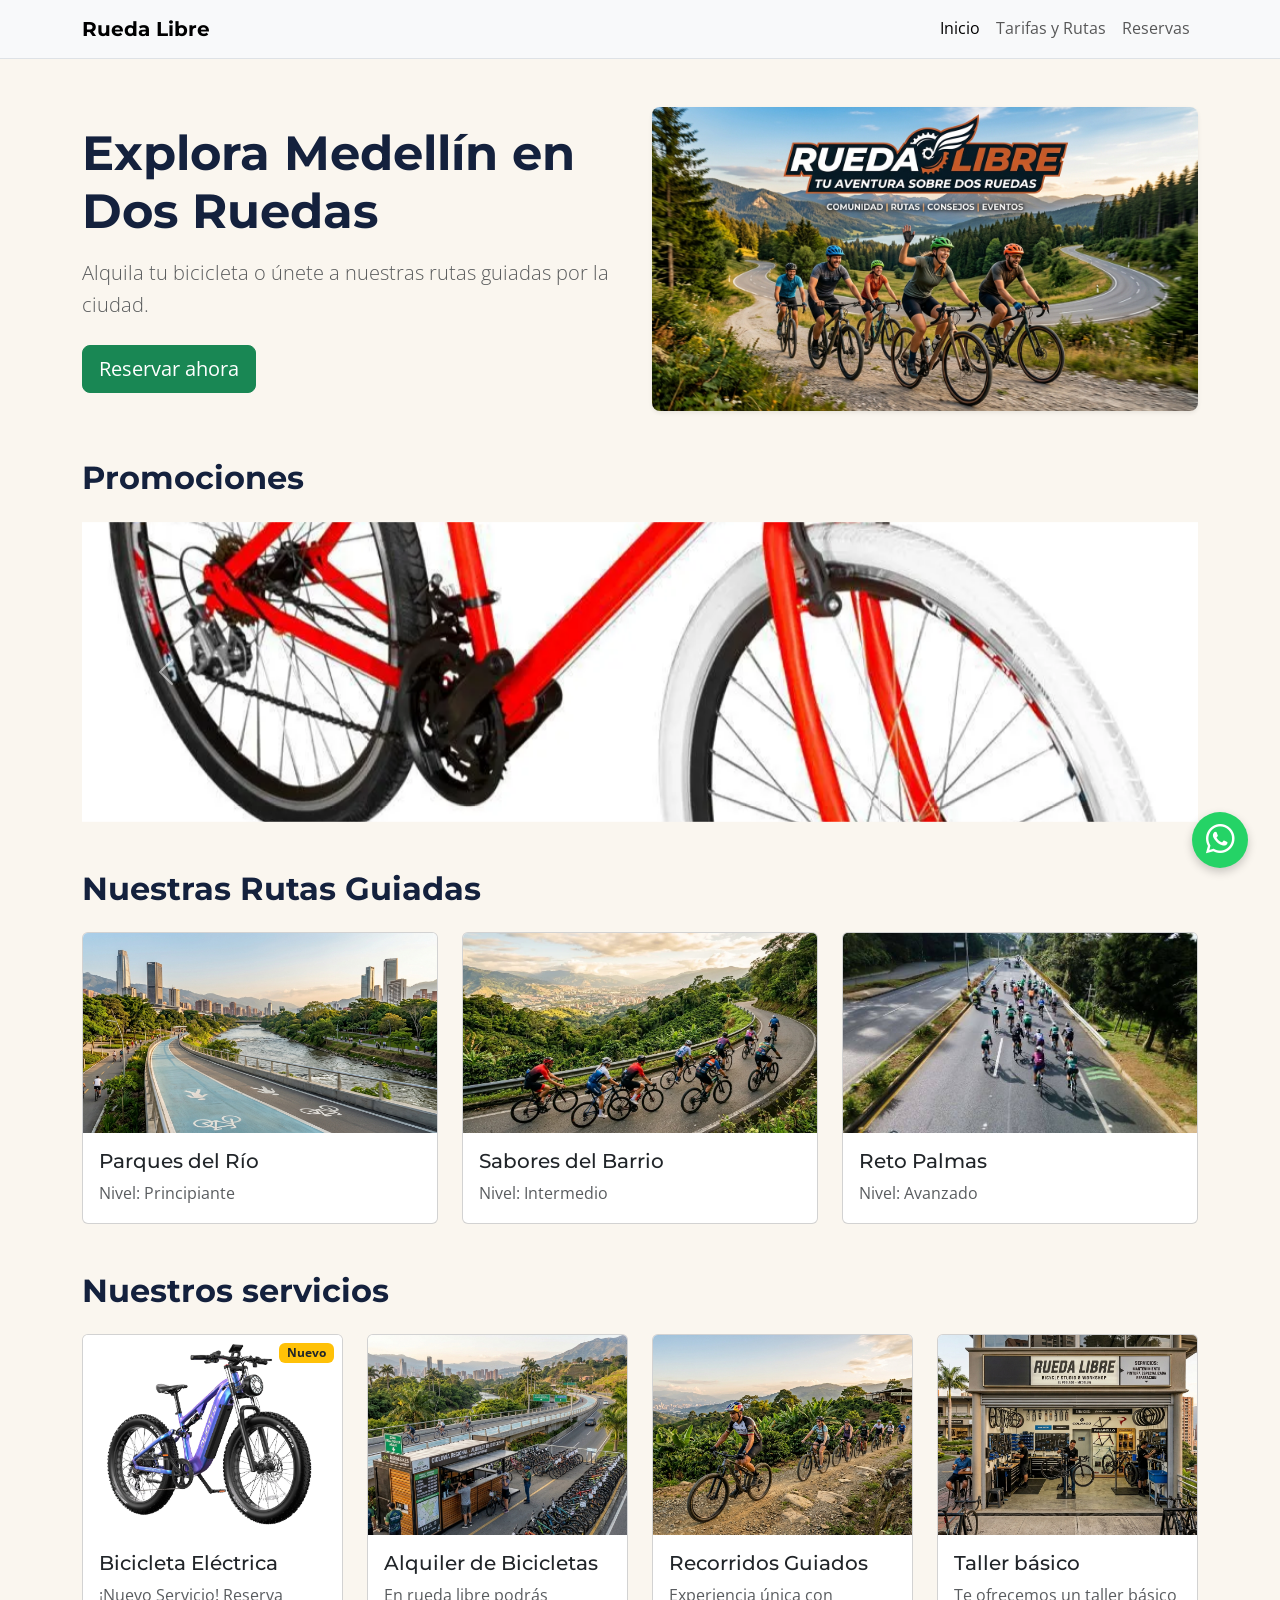
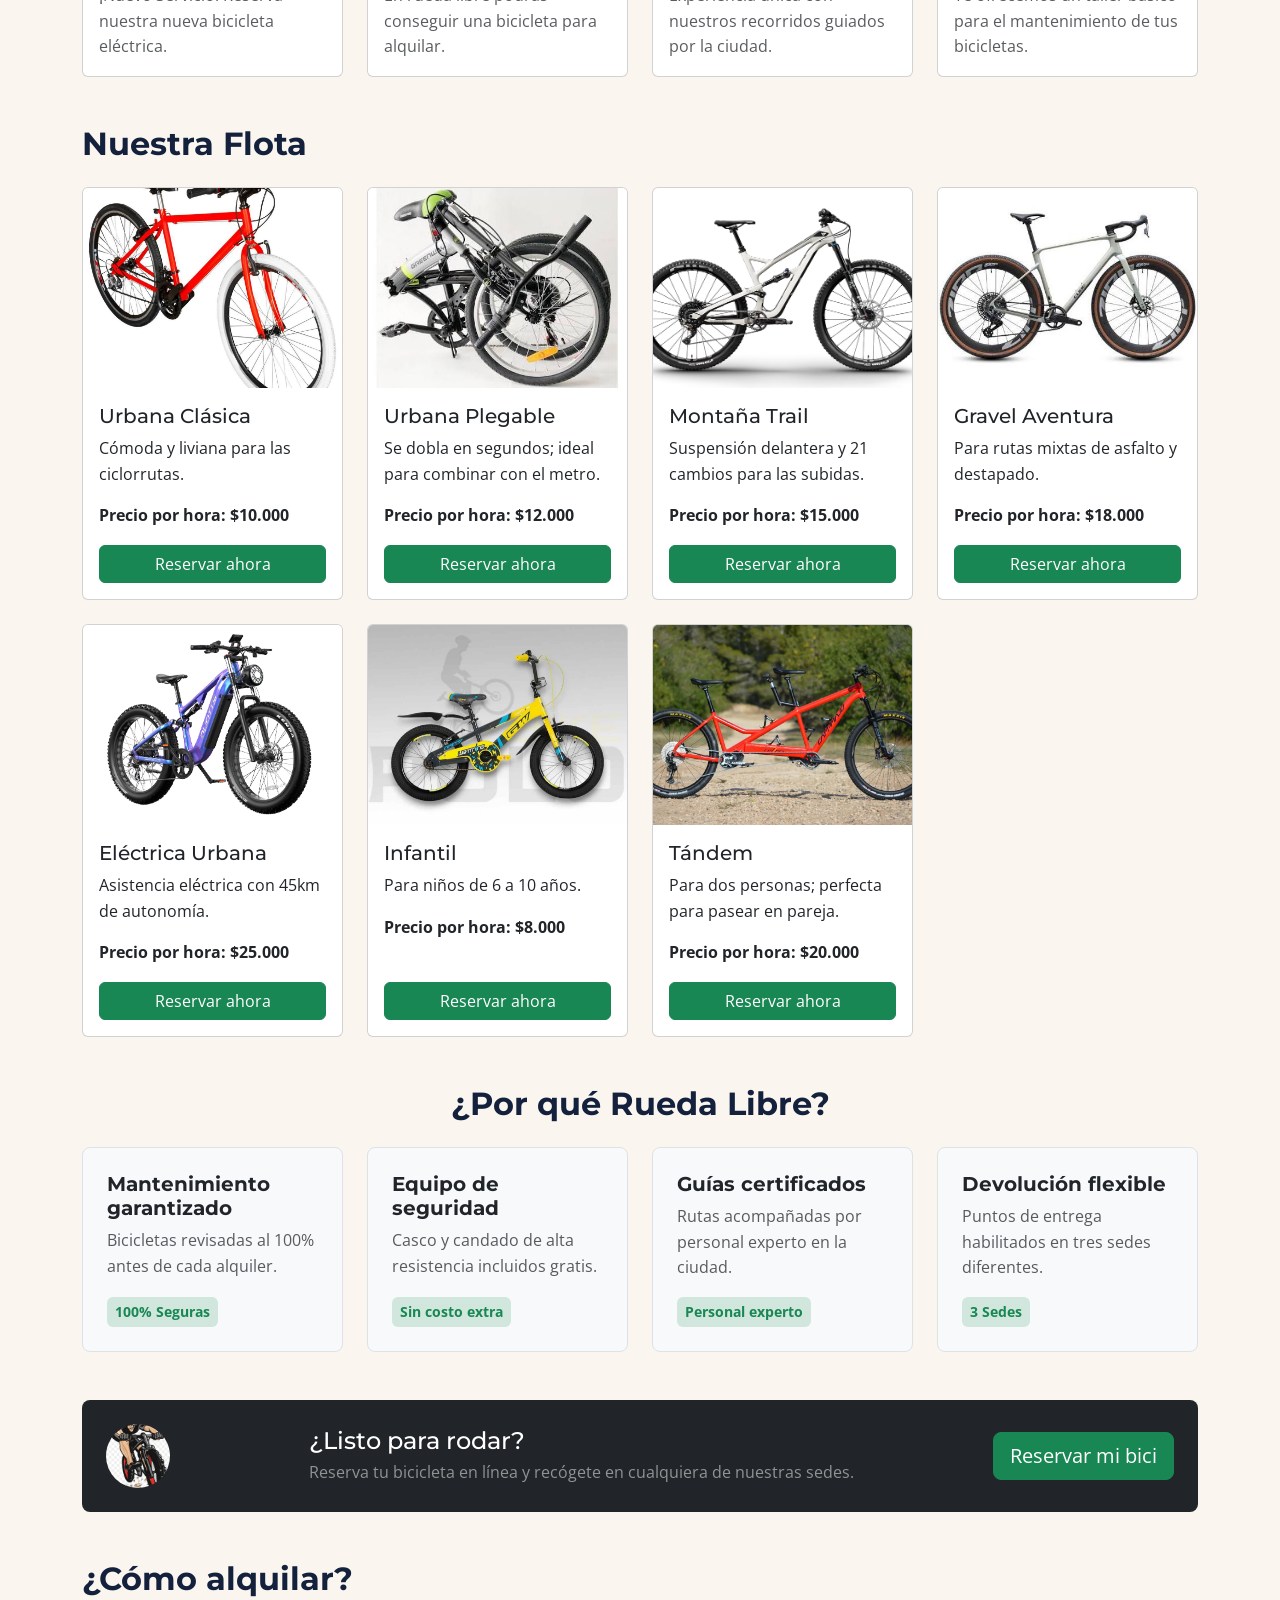
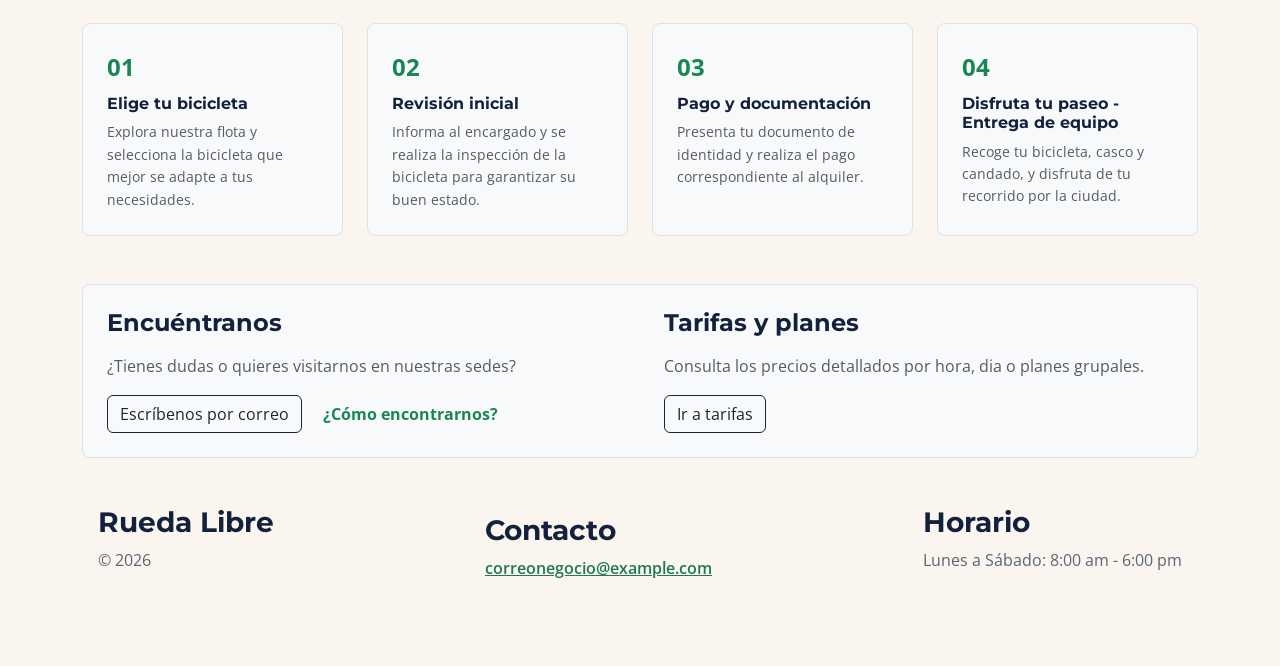
<file: index.html>
<!doctype html>
<html lang="es">
<head>
  <meta charset="utf-8">
  <meta http-equiv="refresh" content="0; url=rueda-libre/index.html">
  <title>Rueda Libre</title>
</head>
<body>
  <a href="rueda-libre/index.html">Ir a Rueda Libre</a>
</body>
</html>
</file>
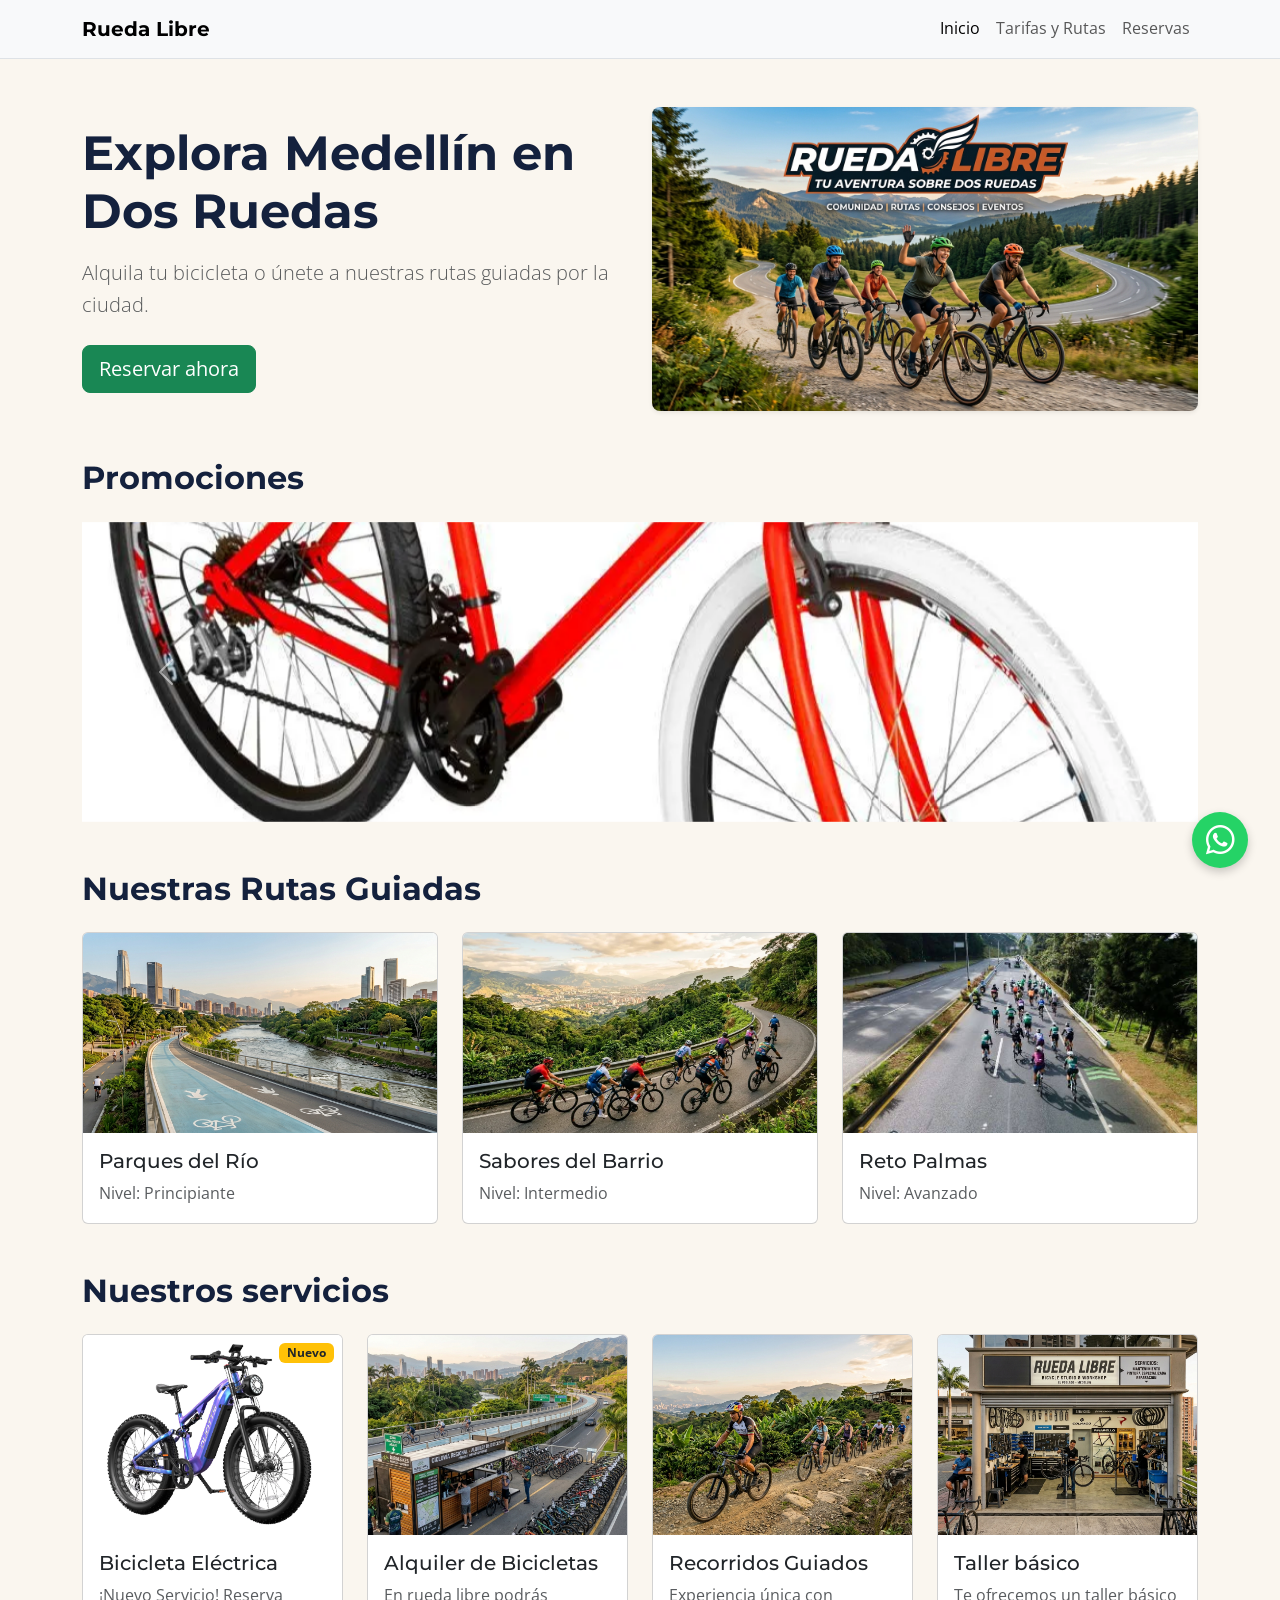
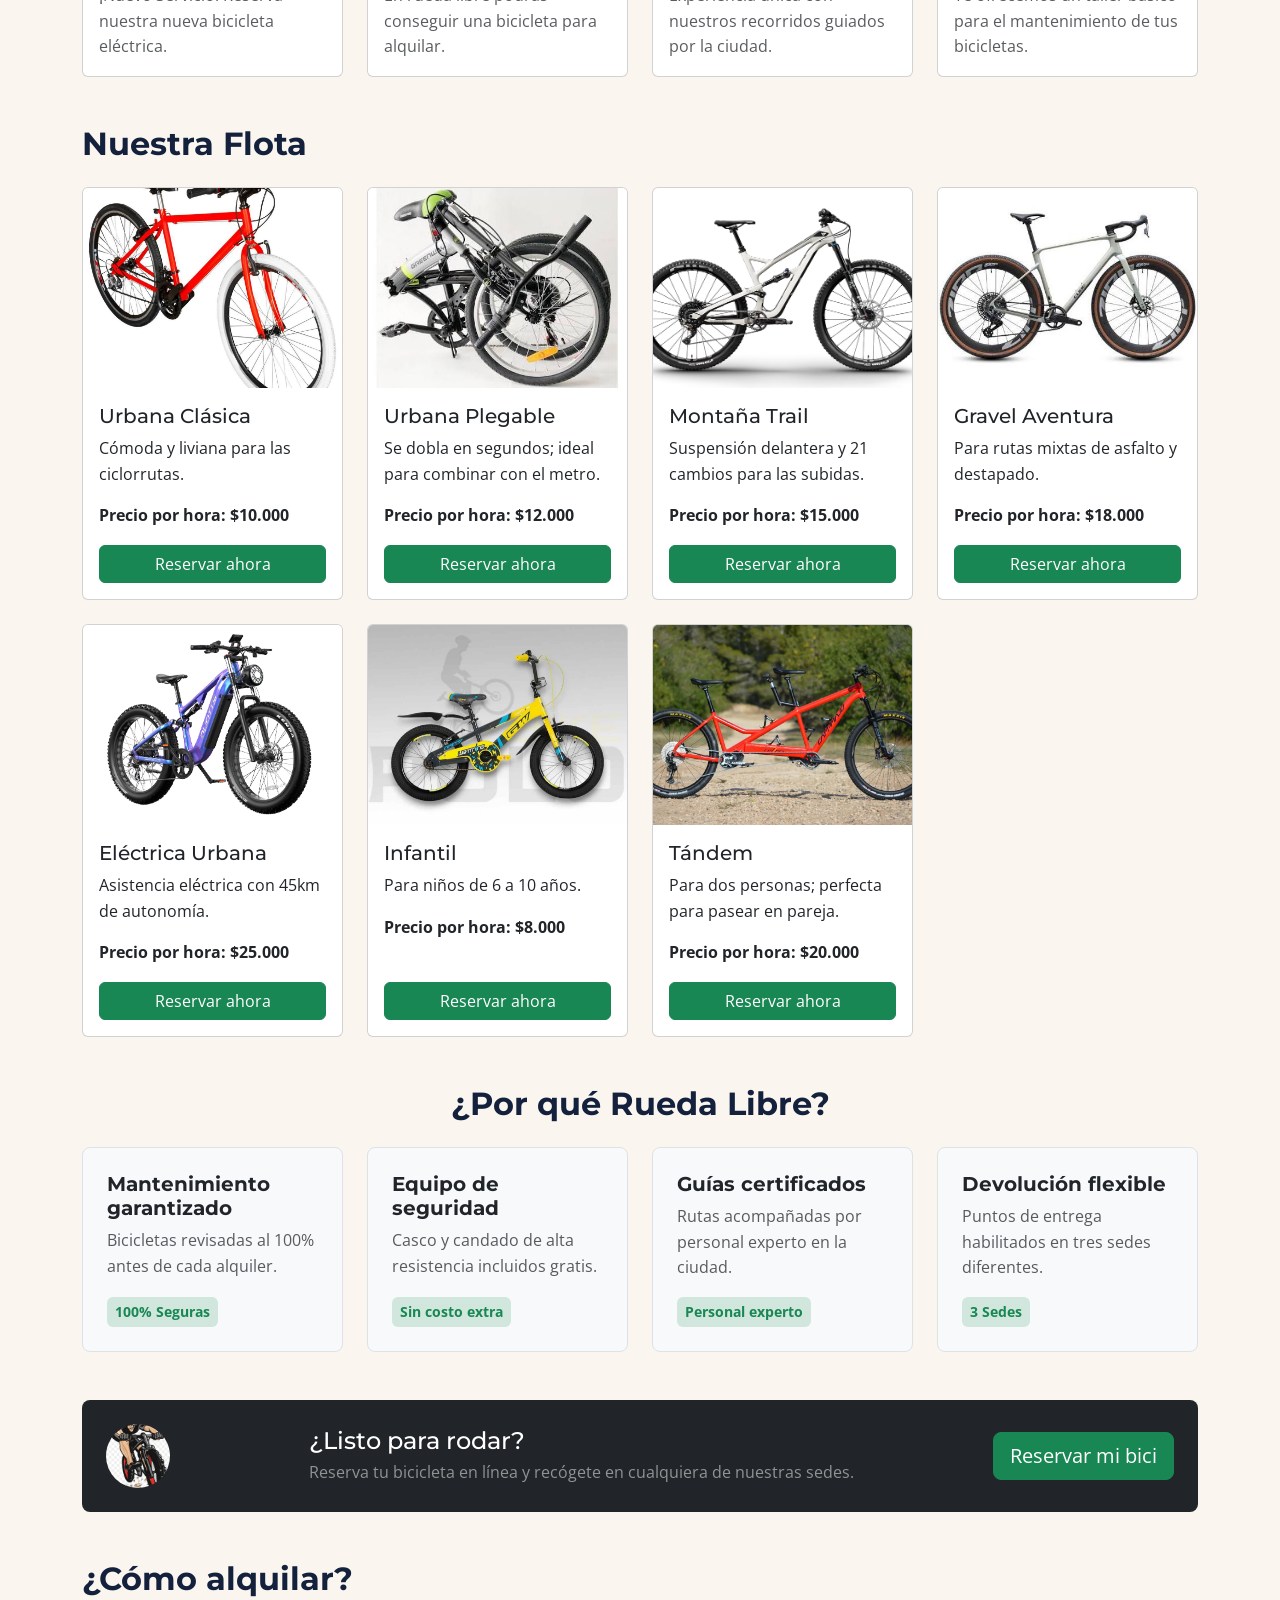
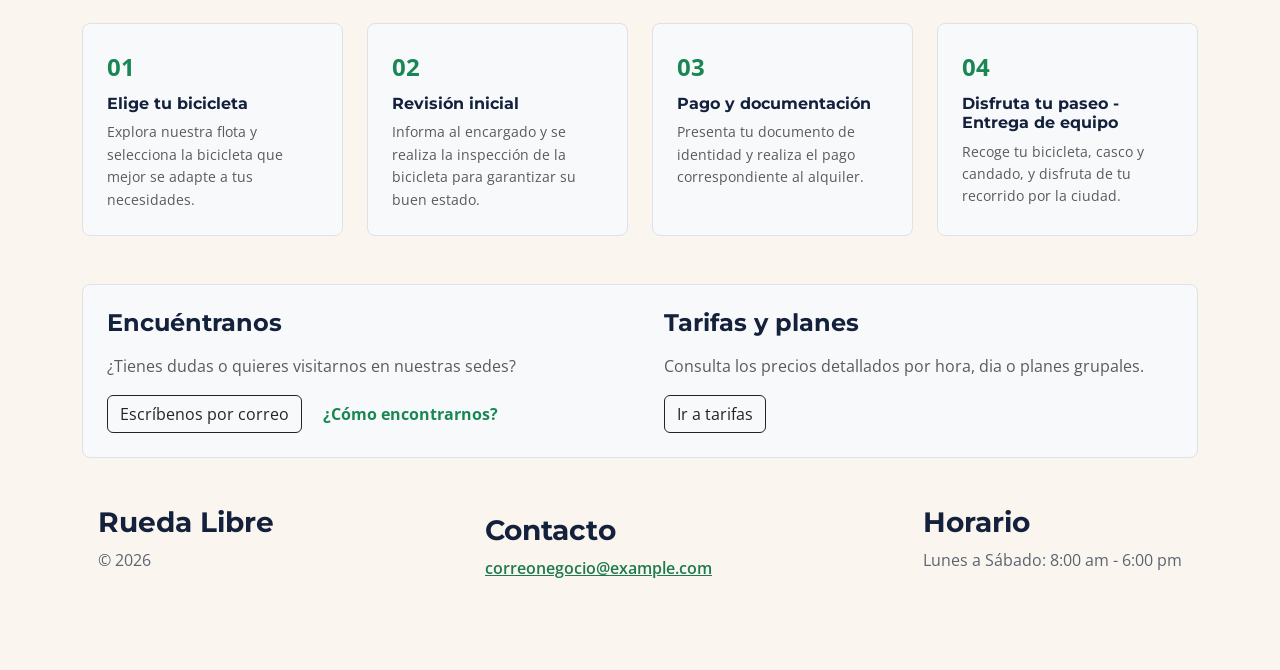
<file: rueda-libre/index.html>
<!doctype html>
<html lang="es">
  <head>
    <meta charset="UTF-8" />
    <meta name="viewport" content="width=device-width, initial-scale=1.0" />
    <meta
      name="description"
      content="En este sitio podrás encontrar todo tipo de bicicletas"
    />
    <title>Rueda Libre | Alquiler de bicicletas en Medellín</title>

    <link rel="preconnect" href="https://fonts.googleapis.com" />
    <link rel="preconnect" href="https://fonts.gstatic.com" crossorigin />
    <link
      href="https://fonts.googleapis.com/css2?family=Montserrat:ital,wght@0,100..900;1,100..900&family=Open+Sans:ital,wght@0,300..800;1,300..800&display=swap"
      rel="stylesheet"
    />
    <link
      href="https://cdn.jsdelivr.net/npm/bootstrap@5.3.3/dist/css/bootstrap.min.css"
      rel="stylesheet"
      integrity="sha384-QWTKZyjpPEjISv5WaRU9OFeRpok6YctnYmDr5pNlyT2bRjXh0JMhjY6hW+ALEwIH"
      crossorigin="anonymous"
    />
    <link
      rel="stylesheet"
      href="https://cdn.jsdelivr.net/npm/bootstrap-icons@1.11.3/font/bootstrap-icons.min.css"
    />
    <link rel="stylesheet" href="css/style.css" />
  </head>

  <body>
    <header>
      <nav class="navbar navbar-expand-lg bg-body-tertiary border-bottom">
        <div class="container">
          <h1 class="fs-5 m-0">
            <a class="navbar-brand fw-bold" href="#index">Rueda Libre</a>
          </h1>
          <button
            class="navbar-toggler"
            type="button"
            data-bs-toggle="collapse"
            data-bs-target="#menuPrincipal"
            aria-controls="menuPrincipal"
            aria-expanded="false"
            aria-label="Abrir menú de navegación"
          >
            <span class="navbar-toggler-icon"></span>
          </button>
          <div class="collapse navbar-collapse" id="menuPrincipal">
            <ul class="navbar-nav ms-auto">
              <li class="nav-item">
                <a class="nav-link active" aria-current="page" href="#index">Inicio</a>
              </li>
              <li class="nav-item">
                <a class="nav-link" href="paginas/tarifas.html">Tarifas y Rutas</a>
              </li>
              <li class="nav-item">
                <a class="nav-link" href="paginas/reservas.html">Reservas</a>
              </li>
            </ul>
          </div>
        </div>
      </nav>
    </header>

    <main class="container my-4">
      <section class="row align-items-center g-4 my-4">
        <div class="col-12 col-md-6">
          <h2 class="display-5 fw-bold mb-3">Explora Medellín en Dos Ruedas</h2>
          <p class="lead text-body-secondary mb-4">
            Alquila tu bicicleta o únete a nuestras rutas guiadas por la ciudad.
          </p>
          <a href="paginas/reservas.html" class="btn btn-success btn-lg"
            >Reservar ahora</a
          >
        </div>
        <div class="col-12 col-md-6">
          <img
            src="img/portada.jpeg"
            alt="Portada Rueda Libre"
            class="img-fluid rounded-3 shadow-sm"
          />
        </div>
      </section>

      <section class="my-5">
        <h2 class="mb-4">Promociones</h2>
        <div id="carruselPromos" class="carousel slide" data-bs-ride="carousel">
          <div class="carousel-inner">
            <div class="carousel-item active">
              <img
                src="img/burbana.webp"
                class="d-block w-100 object-fit-cover"
                style="height: 300px"
                alt="Martes 2x1 en bicicletas urbanas"
              />
            </div>
            <div class="carousel-item">
              <img
                src="img/b-electrica.webp"
                class="d-block w-100 object-fit-cover"
                style="height: 300px"
                alt="20 % de descuento en eléctricas de lunes a jueves"
              />
            </div>
            <div class="carousel-item">
              <img
                src="img/rguiado.jpeg"
                class="d-block w-100 object-fit-cover"
                style="height: 300px"
                alt="Si cumples años, el recorrido guiado es gratis"
              />
            </div>
          </div>

          <button
            class="carousel-control-prev"
            type="button"
            data-bs-target="#carruselPromos"
            data-bs-slide="prev"
          >
            <span class="carousel-control-prev-icon" aria-hidden="true"></span>
            <span class="visually-hidden">Anterior</span>
          </button>
          <button
            class="carousel-control-next"
            type="button"
            data-bs-target="#carruselPromos"
            data-bs-slide="next"
          >
            <span class="carousel-control-next-icon" aria-hidden="true"></span>
            <span class="visually-hidden">Siguiente</span>
          </button>
        </div>
      </section>

      <section class="my-5">
        <h2 class="mb-4">Nuestras Rutas Guiadas</h2>
        <div class="row g-4">
          <article class="col-12 col-md-4">
            <div class="card h-100">
              <img
                src="img/rutar.jpeg"
                class="card-img-top object-fit-cover"
                style="height: 200px"
                alt="Ruta Parques del Río"
              />
              <div class="card-body">
                <h3 class="card-title h5">Parques del Río</h3>
                <p class="card-text text-body-secondary">Nivel: Principiante</p>
              </div>
            </div>
          </article>

          <article class="col-12 col-md-4">
            <div class="card h-100">
              <img
                src="img/rutab.webp"
                class="card-img-top object-fit-cover"
                style="height: 200px"
                alt="Ruta Sabores del Barrio"
              />
              <div class="card-body">
                <h3 class="card-title h5">Sabores del Barrio</h3>
                <p class="card-text text-body-secondary">Nivel: Intermedio</p>
              </div>
            </div>
          </article>

          <article class="col-12 col-md-4">
            <div class="card h-100">
              <img
                src="img/rutap.jpeg"
                class="card-img-top object-fit-cover"
                style="height: 200px"
                alt="Ruta Reto Palmas"
              />
              <div class="card-body">
                <h3 class="card-title h5">Reto Palmas</h3>
                <p class="card-text text-body-secondary">Nivel: Avanzado</p>
              </div>
            </div>
          </article>
        </div>
      </section>

      <section class="my-5">
        <h2 class="mb-4">Nuestros servicios</h2>
        <div class="row g-4">

          <article class="col-12 col-md-6 col-lg-3">
            <div class="card h-100 position-relative"> 
              <span class="position-absolute top-0 end-0 m-2 badge bg-warning text-dark">Nuevo</span>
              <img
                src="img/b-electrica.webp"
                class="card-img-top object-fit-cover"
                style="height: 200px"
                alt="Bicicleta Eléctrica" />
                <div class="card-body"> 
                  <h3 class="card-title h5">Bicicleta Eléctrica</h3>
                  <p class="card-text text-body-secondary">¡Nuevo Servicio! Reserva nuestra nueva bicicleta eléctrica.</p>
                </div>
            </div>
          </article>

          <article class="col-12 col-md-6 col-lg-3">
            <div class="card h-100">
              <img
                src="img/alquilerdebc.jpeg"
                class="card-img-top object-fit-cover"
                style="height: 200px"
                alt="Alquiler de Bicicletas" />
                <div class="card-body"> 
                  <h3 class="card-title h5">Alquiler de Bicicletas</h3>
                  <p class="card-text text-body-secondary">En rueda libre podrás conseguir una bicicleta para alquilar.</p>
                </div>
            </div>
          </article>

          <article class="col-12 col-md-6 col-lg-3">
            <div class="card h-100">
              <img
                src="img/rguiado.jpeg"
                class="card-img-top object-fit-cover"
                style="height: 200px"
                alt="Recorridos Guiados" />
                <div class="card-body"> 
                  <h3 class="card-title h5">Recorridos Guiados</h3>
                  <p class="card-text text-body-secondary">Experiencia única con nuestros recorridos guiados por la ciudad.</p>
                </div>
            </div>
          </article>
          
          <article class="col-12 col-md-6 col-lg-3">
            <div class="card h-100">
              <img
                src="img/taller.jpeg"
                class="card-img-top object-fit-cover"
                style="height: 200px"
                alt="Taller básico de Bicicletas" />
                <div class="card-body"> 
                  <h3 class="card-title h5">Taller básico</h3>
                  <p class="card-text text-body-secondary">Te ofrecemos un taller básico para el mantenimiento de tus bicicletas.</p>
                </div>
            </div>
          </article>

        </div>
      </section>

      <section class="my-5"> 
        <h2 class="mb-4">Nuestra Flota</h2>
        <div class="row g-4">

          <article class="col-12 col-sm-6 col-lg-4 col-xl-3">
            <div class="card h-100">
              <img
                src="img/burbana.webp"
                class="card-img-top object-fit-cover"
                style="height: 200px"
                alt="Bicicleta Urbana Clásica" />
                <div class="card-body d-flex flex-column justify-content-between"> 
                  <div>
                    <h3 class="card-title h5">Urbana Clásica</h3>
                    <p class="card-text">Cómoda y liviana para las ciclorrutas.</p>
                    <p class="fw-bold">Precio por hora: $10.000</p>
                  </div>
                  <a href="paginas/reservas.html" class="btn btn-success">Reservar ahora</a>
              </div>
            </div>
          </article>

          <article class="col-12 col-sm-6 col-lg-4 col-xl-3">
            <div class="card h-100">
              <img
                src="img/urplegab.jpeg"
                class="card-img-top object-fit-cover"
                style="height: 200px"
                alt="Bicicleta Plegable" />
                <div class="card-body d-flex flex-column justify-content-between"> 
                  <div>
                    <h3 class="card-title h5">Urbana Plegable</h3>
                    <p class="card-text">Se dobla en segundos; ideal para combinar con el metro.</p>
                    <p class="fw-bold">Precio por hora: $12.000</p>
                  </div>
                  <a href="paginas/reservas.html" class="btn btn-success">Reservar ahora</a>
              </div>
            </div>
          </article>

          <article class="col-12 col-sm-6 col-lg-4 col-xl-3">
            <div class="card h-100">
              <img
                src="img/mtrail.avif"
                class="card-img-top object-fit-cover"
                style="height: 200px"
                alt="Bicicleta de Montaña" />
                <div class="card-body d-flex flex-column justify-content-between"> 
                  <div>
                    <h3 class="card-title h5">Montaña Trail</h3>
                    <p class="card-text">Suspensión delantera y 21 cambios para las subidas.</p>
                    <p class="fw-bold">Precio por hora: $15.000</p>
                  </div>
                  <a href="paginas/reservas.html" class="btn btn-success">Reservar ahora</a>
              </div>
            </div>
          </article>

          <article class="col-12 col-sm-6 col-lg-4 col-xl-3">
            <div class="card h-100">
              <img
                src="img/gaventura.jpeg"
                class="card-img-top object-fit-cover"
                style="height: 200px"
                alt="Bicicleta Gravel" />
                <div class="card-body d-flex flex-column justify-content-between"> 
                  <div>
                    <h3 class="card-title h5">Gravel Aventura</h3>
                    <p class="card-text">Para rutas mixtas de asfalto y destapado.</p>
                    <p class="fw-bold">Precio por hora: $18.000</p>
                  </div>
                  <a href="paginas/reservas.html" class="btn btn-success">Reservar ahora</a>
              </div>
            </div>
          </article>

          <article class="col-12 col-sm-6 col-lg-4 col-xl-3">
            <div class="card h-100">
              <img
                src="img/b-electrica.webp"
                class="card-img-top object-fit-cover"
                style="height: 200px"
                alt="Bicicleta Eléctrica" />
                <div class="card-body d-flex flex-column justify-content-between"> 
                  <div>
                    <h3 class="card-title h5">Eléctrica Urbana</h3>
                    <p class="card-text">Asistencia eléctrica con 45km de autonomía.</p>
                    <p class="fw-bold">Precio por hora: $25.000</p>
                  </div>
                  <a href="paginas/reservas.html" class="btn btn-success">Reservar ahora</a>
              </div>
            </div>
          </article>

          <article class="col-12 col-sm-6 col-lg-4 col-xl-3">
            <div class="card h-100">
              <img
                src="img/infantil.jpg"
                class="card-img-top object-fit-cover"
                style="height: 200px"
                alt="Bicicleta Infantil" />
                <div class="card-body d-flex flex-column justify-content-between"> 
                  <div>
                    <h3 class="card-title h5">Infantil</h3>
                    <p class="card-text">Para niños de 6 a 10 años.</p>
                    <p class="fw-bold">Precio por hora: $8.000</p>
                  </div>
                  <a href="paginas/reservas.html" class="btn btn-success">Reservar ahora</a>
              </div>
            </div>
          </article>

          <article class="col-12 col-sm-6 col-lg-4 col-xl-3">
            <div class="card h-100">
              <img
                src="img/tandem.webp"
                class="card-img-top object-fit-cover"
                style="height: 200px"
                alt="Bicicleta Tándem" />
                <div class="card-body d-flex flex-column justify-content-between"> 
                  <div>
                    <h3 class="card-title h5">Tándem</h3>
                    <p class="card-text">Para dos personas; perfecta para pasear en pareja.</p>
                    <p class="fw-bold">Precio por hora: $20.000</p>
                  </div>
                  <a href="paginas/reservas.html" class="btn btn-success">Reservar ahora</a>
              </div>
            </div>
          </article>

        </div>
      </section>
      
      <section class="my-5">
        <h2 class="text-center mb-4">¿Por qué Rueda Libre?</h2>

        <div class="row g-4">
          <article class="col-12 col-md-6 col-lg-3">
            <div
              class="p-4 border rounded-3 bg-body-tertiary h-100 d-flex flex-column justify-content-between"
            >
              <div>
                <h3 class="fs-5 fw-bold text-dark mb-2">
                  Mantenimiento garantizado
                </h3>
                <p class="text-body-secondary mb-3">
                  Bicicletas revisadas al 100% antes de cada alquiler.
                </p>
              </div>
              <div>
                <span
                  class="d-inline-block bg-success-subtle text-success fw-bold px-2 py-1 rounded small"
                  >100% Seguras</span
                >
              </div>
            </div>
          </article>

          <article class="col-12 col-md-6 col-lg-3">
            <div
              class="p-4 border rounded-3 bg-body-tertiary h-100 d-flex flex-column justify-content-between"
            >
              <div>
                <h3 class="fs-5 fw-bold text-dark mb-2">Equipo de seguridad</h3>
                <p class="text-body-secondary mb-3">
                  Casco y candado de alta resistencia incluidos gratis.
                </p>
              </div>
              <div>
                <span
                  class="d-inline-block bg-success-subtle text-success fw-bold px-2 py-1 rounded small"
                  >Sin costo extra</span
                >
              </div>
            </div>
          </article>

          <article class="col-12 col-md-6 col-lg-3">
            <div
              class="p-4 border rounded-3 bg-body-tertiary h-100 d-flex flex-column justify-content-between"
            >
              <div>
                <h3 class="fs-5 fw-bold text-dark mb-2">Guías certificados</h3>
                <p class="text-body-secondary mb-3">
                  Rutas acompañadas por personal experto en la ciudad.
                </p>
              </div>
              <div>
                <span
                  class="d-inline-block bg-success-subtle text-success fw-bold px-2 py-1 rounded small"
                  >Personal experto</span
                >
              </div>
            </div>
          </article>

          <article class="col-12 col-md-6 col-lg-3">
            <div
              class="p-4 border rounded-3 bg-body-tertiary h-100 d-flex flex-column justify-content-between"
            >
              <div>
                <h3 class="fs-5 fw-bold text-dark mb-2">Devolución flexible</h3>
                <p class="text-body-secondary mb-3">
                  Puntos de entrega habilitados en tres sedes diferentes.
                </p>
              </div>
              <div>
                <span
                  class="d-inline-block bg-success-subtle text-success fw-bold px-2 py-1 rounded small"
                  >3 Sedes</span
                >
              </div>
            </div>
          </article>
        </div>
      </section>

      <section class="bg-dark text-white p-4 rounded-3 d-flex flex-column flex-md-row justify-content-between align-items-center gap-3 my-5">

        <img src="img/logorl.png" alt="Logo Rueda Libre" class="d-none d-md-block rounded-circle object-fit-cover" width="64" height="64">

        <div>
            <h3 class="h4 mb-1">¿Listo para rodar?</h3>
            <p class="mb-0 text-white-50">Reserva tu bicicleta en línea y recógete en cualquiera de nuestras sedes.</p>
        </div>

        <a href="paginas/reservas.html" class="btn btn-success btn-lg">Reservar mi bici</a>
    </section>
      

      <section class="my-5">
        <h2 class="mb-4">¿Cómo alquilar?</h2>
        <div class="row g-4"> 

          <article class="col-12 col-sm-6 col-lg-3">
            <div class="p-4 border rounded-3 bg-body-tertiary h-100">
              <span class="fs-4 fw-bold text-success d-block mb-2">01</span>
              <h3 class="h6 fw-bold mb-2">Elige tu bicicleta</h3>
              <p class="text-body-secondary small mb-0">
                Explora nuestra flota y selecciona la bicicleta que mejor se
                adapte a tus necesidades.
              </p>
            </div>
          </article>

          <article class="col-12 col-sm-6 col-lg-3">
            <div class="p-4 border rounded-3 bg-body-tertiary h-100">
              <span class="fs-4 fw-bold text-success d-block mb-2">02</span>
              <h3 class="h6 fw-bold mb-2">Revisión inicial</h3>
              <p class="text-body-secondary small mb-0">
                Informa al encargado y se realiza la inspección de la bicicleta para garantizar su buen estado.
              </p>
            </div>
          </article>

          <article class="col-12 col-sm-6 col-lg-3">
            <div class="p-4 border rounded-3 bg-body-tertiary h-100">
              <span class="fs-4 fw-bold text-success d-block mb-2">03</span>
              <h3 class="h6 fw-bold mb-2">Pago y documentación</h3>
              <p class="text-body-secondary small mb-0">
                Presenta tu documento de identidad y realiza el pago correspondiente al alquiler.
              </p>
            </div>
          </article>

          <article class="col-12 col-sm-6 col-lg-3">
            <div class="p-4 border rounded-3 bg-body-tertiary h-100">
              <span class="fs-4 fw-bold text-success d-block mb-2">04</span>
              <h3 class="h6 fw-bold mb-2">Disfruta tu paseo - Entrega de equipo</h3>
              <p class="text-body-secondary small mb-0">
                Recoge tu bicicleta, casco y candado, y disfruta de tu recorrido por la ciudad.
              </p>
            </div>
          </article>

        </div>
      </section>

      <section class="my-5 p-4 bg-light border rounded-3">
        <div class="row g-4 align-items-center">
          <div class="col-12 col-md-6">
            <h2 id="Encuéntranos" class="h4 fw-bold mb-3">Encuéntranos</h2>
            <p class="text-body-secondary mb-3">
              ¿Tienes dudas o quieres visitarnos en nuestras sedes?
            </p>
            <div class="d-flex flex-wrap gap-2">
                <a href="mailto:hola@ruedalibre.example" class="btn btn-outline-dark"> Escríbenos por correo</a>
                <a href="#Encuéntranos" class="btn btn-link text-success text-decoration-none fw-bold"> ¿Cómo encontrarnos?</a>
            </div>
          </div>

          <div class="col-12 col-md-6 border-start-md ps-md-4">
            <h2 id="tarifas" class="h4 fw-bold mb-3">Tarifas y planes</h2>
            <p class="text-body-secondary mb-3">
              Consulta los precios detallados por hora, dia o planes grupales.
            </p>
            <a href="paginas/tarifas.html" class="btn btn-outline-dark">Ir a tarifas</a>
          </div>
          
        </div>
      </section>
    </main>

    <footer class="footer">
      <section>
        <h3>Rueda Libre</h3>
        <p>© 2026</p>
      </section>

      <section>
        <h3>Contacto</h3>
        <a href="mailto:correonegocio@example.com">correonegocio@example.com</a>
      </section>

      <section>
        <h3>Horario</h3>
        <p>Lunes a Sábado: 8:00 am - 6:00 pm</p>
      </section>
    </footer>

    <a
      href="https://wa.me/573000000000"
      target="_blank"
      rel="noopener noreferrer"
      class="boton-whatsapp"
      aria-label="Escríbenos por WhatsApp"
    >
      <i class="bi bi-whatsapp"></i>
    </a>
    <script src="https://cdn.jsdelivr.net/npm/bootstrap@5.3.3/dist/js/bootstrap.bundle.min.js" integrity="sha384-YvpcrYf0tY3lHB60NNkmXc5s9fDVZLESaAA55NDzOxhy9GkcIdslK1eN7N6jIeHz" crossorigin="anonymous"></script>
  </body>
</html>
</file>
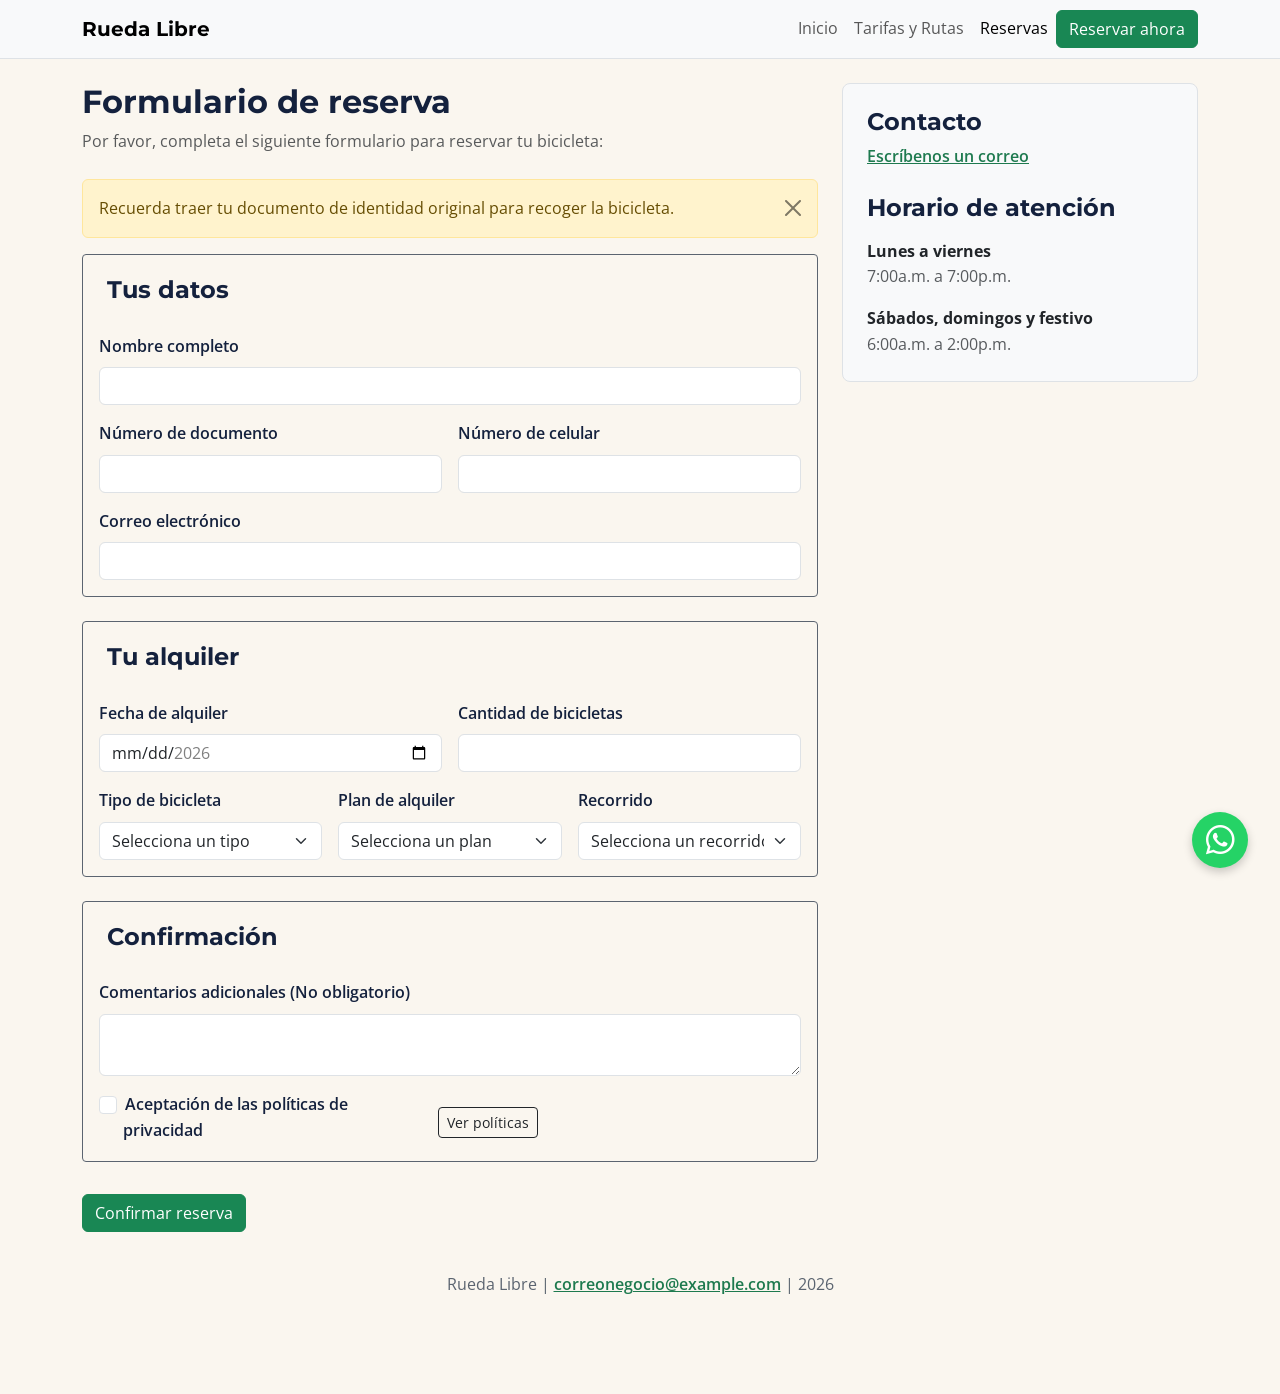
<file: rueda-libre/paginas/reservas.html>
<!doctype html>
<html lang="es">
  <head>
    <meta charset="UTF-8" />
    <meta name="viewport" content="width=device-width, initial-scale=1.0" />
    <title>Reserva tu bicicleta</title>

    <link rel="preconnect" href="https://fonts.googleapis.com" />
    <link rel="preconnect" href="https://fonts.gstatic.com" crossorigin />
    <link
      href="https://fonts.googleapis.com/css2?family=Montserrat:ital,wght@0,100..900;1,100..900&family=Open+Sans:ital,wght@0,300..800;1,300..800&display=swap"
      rel="stylesheet"
    />
    <link
      href="https://cdn.jsdelivr.net/npm/bootstrap@5.3.3/dist/css/bootstrap.min.css"
      rel="stylesheet"
      integrity="sha384-QWTKZyjpPEjISv5WaRU9OFeRpok6YctnYmDr5pNlyT2bRjXh0JMhjY6hW+ALEwIH"
      crossorigin="anonymous"
    />
    <link
      rel="stylesheet"
      href="https://cdn.jsdelivr.net/npm/bootstrap-icons@1.11.3/font/bootstrap-icons.min.css"
    />
    <link rel="stylesheet" href="../css/style.css" />
  </head>

  <body>
    <header>
      <nav class="navbar navbar-expand-lg bg-body-tertiary border-bottom">
        <div class="container">
          <h1 class="fs-5 m-0">
            <a class="navbar-brand fw-bold" href="../index.html">Rueda Libre</a>
          </h1>
          <button
            class="navbar-toggler"
            type="button"
            data-bs-toggle="collapse"
            data-bs-target="#menuPrincipal"
            aria-controls="menuPrincipal"
            aria-expanded="false"
            aria-label="Abrir menú de navegación"
          >
            <span class="navbar-toggler-icon"></span>
          </button>
          <div class="collapse navbar-collapse" id="menuPrincipal">
            <ul class="navbar-nav ms-auto">
              <li class="nav-item">
                <a class="nav-link" href="../index.html">Inicio</a>
              </li>
              <li class="nav-item">
                <a class="nav-link" href="tarifas.html">Tarifas y Rutas</a>
              </li>
              <li class="nav-item">
                <a class="nav-link active" aria-current="page" href="#reservas">Reservas</a>
              </li>
            </ul>
            <a href="reservas.html" class="btn btn-success">Reservar ahora</a>
          </div>
        </div>
      </nav>
    </header>

    <main class="container my-4">
      <div class="row g-4" id="reservas">
        <section class="col-12 col-md-8">
          <h2 class="mb-2">Formulario de reserva</h2>
          <p class="text-body-secondary mb-4">
            Por favor, completa el siguiente formulario para reservar tu
            bicicleta:
          </p>

          <div
            class="alert alert-warning alert-dismissible fade show"
            role="alert"
          >
            Recuerda traer tu documento de identidad original para recoger la
            bicicleta.
            <button
              type="button"
              class="btn-close"
              data-bs-dismiss="alert"
              aria-label="Cerrar"
            ></button>
          </div>

          <form class="needs-validation" action="#" method="post" novalidate>
            <fieldset class="mb-4">
              <legend>Tus datos</legend>

              <div class="row g-3">
                <div class="col-12">
                  <label for="nombre" class="form-label">Nombre completo</label>
                  <input
                    type="text"
                    class="form-control"
                    id="nombre"
                    name="nombre"
                    required
                    minlength="3"
                  />
                  <div class="invalid-feedback">
                    Escribe tu nombre completo (mínimo 3 caracteres).
                  </div>
                </div>

                <div class="col-12 col-md-6">
                  <label for="documento" class="form-label">Número de documento</label>
                  <input
                    type="tel"
                    class="form-control"
                    id="documento"
                    name="documento"
                    required
                    minlength="6"
                    maxlength="10"
                  />
                  <div class="invalid-feedback">
                    Escribe tu número de documento (entre 6 y 10 dígitos).
                  </div>
                </div>

                <div class="col-12 col-md-6">
                  <label for="celular" class="form-label">Número de celular</label>
                  <input
                    type="tel"
                    class="form-control"
                    id="celular"
                    name="celular"
                    required
                    minlength="10"
                    maxlength="10"
                    pattern="3[0-9]{9}"
                    title="El número debe tener 10 dígitos y empezar por 3"
                  />
                  <div class="invalid-feedback">
                    Escribe un celular de 10 dígitos que empiece por 3, por ejemplo 3001234567.
                  </div>
                </div>

                <div class="col-12">
                  <label for="correo" class="form-label">Correo electrónico</label>
                  <input
                    type="email"
                    class="form-control"
                    id="correo"
                    name="correo"
                    required
                  />
                  <div class="invalid-feedback">
                    Escribe un correo válido, por ejemplo nombre@correo.com.
                  </div>
                </div>
              </div>
            </fieldset>

            <fieldset class="mb-4">
              <legend>Tu alquiler</legend>

              <div class="row g-3">
                <div class="col-12 col-md-6">
                  <label for="fecha" class="form-label">Fecha de alquiler</label>
                  <input
                    type="date"
                    class="form-control"
                    id="fecha"
                    name="fecha"
                    required
                    min="2026-11-01"
                    max="2026-12-31"
                  />
                  <div class="invalid-feedback">
                    Elige una fecha entre el 1 de noviembre y el 31 de diciembre de 2026.
                  </div>
                </div>

                <div class="col-12 col-md-6">
                  <label for="cantidad" class="form-label">Cantidad de bicicletas</label>
                  <input
                    type="number"
                    class="form-control"
                    id="cantidad"
                    name="cantidad"
                    required
                    min="1"
                    max="6"
                  />
                  <div class="invalid-feedback">
                    Indica una cantidad entre 1 y 6 bicicletas.
                  </div>
                </div>

                <div class="col-12 col-md-4">
                  <label for="tipobici" class="form-label">Tipo de bicicleta</label>
                  <select class="form-select" id="tipobici" name="tipobici" required>
                    <option value="">Selecciona un tipo</option>
                    <option value="urbana">Urbana</option>
                    <option value="montaña">Montaña</option>
                    <option value="eléctrica">Eléctrica</option>
                  </select>
                  <div class="invalid-feedback">
                    Selecciona el tipo de bicicleta que quieres alquilar.
                  </div>
                </div>

                <div class="col-12 col-md-4">
                  <label for="plan" class="form-label">Plan de alquiler</label>
                  <select class="form-select" id="plan" name="plan" required>
                    <option value="">Selecciona un plan</option>
                    <option value="1hora">1 hora</option>
                    <option value="mediodia">Medio dia</option>
                    <option value="diacompleto">Día completo</option>
                  </select>
                  <div class="invalid-feedback">
                    Selecciona un plan: 1 hora, medio día o día completo.
                  </div>
                </div>

                <div class="col-12 col-md-4">
                  <label for="recorrido" class="form-label">Recorrido</label>
                  <select class="form-select" id="recorrido" name="recorrido" required>
                    <option value="">Selecciona un recorrido</option>
                    <option value="rioyparques">Rio y Parques</option>
                    <option value="saboresdebarrio">Sabores de Barrio</option>
                    <option value="retolaspalmas">Reto Las Palmas</option>
                    <option value="ninguno">Ninguno</option>
                  </select>
                  <div class="invalid-feedback">
                    Selecciona un recorrido o elige «Ninguno».
                  </div>
                </div>
              </div>
            </fieldset>

            <fieldset class="mb-4">
              <legend>Confirmación</legend>

              <div class="row g-3">
                <div class="col-12">
                  <label for="comentarios" class="form-label"
                    >Comentarios adicionales (No obligatorio)</label
                  >
                  <textarea
                    class="form-control"
                    id="comentarios"
                    name="comentarios"
                    rows="2"
                    maxlength="300"
                  ></textarea>
                </div>

                <div class="col-12 d-flex align-items-center gap-2">
                  <div class="form-check">
                    <input
                      class="form-check-input"
                      type="checkbox"
                      id="politicas"
                      name="politicas"
                      required
                    />
                    <label for="politicas" class="form-check-label mb-0"
                      >Aceptación de las políticas de privacidad</label
                    >
                    <div class="invalid-feedback">
                      Debes aceptar las políticas de privacidad para poder
                      confirmar la reserva.
                    </div>
                  </div>
                  <button
                    type="button"
                    class="btn btn-outline-dark btn-sm"
                    data-bs-toggle="modal"
                    data-bs-target="#modalPoliticas"
                  >
                    Ver políticas
                  </button>
                </div>
              </div>
            </fieldset>

            <p>
              <button type="submit" class="btn btn-success">
                Confirmar reserva
              </button>
            </p>
          </form>
        </section>

        <aside class="col-12 col-md-4">
          <div class="p-4 border rounded-3 bg-body-tertiary">
            <section class="mb-4">
              <h2 class="h4 fw-bold mb-2">Contacto</h2>
              <p class="mb-0">
                <a href="mailto:correocontacto@example.com"
                  >Escríbenos un correo</a
                >
              </p>
            </section>

            <section>
              <h2 class="h4 fw-bold mb-3">Horario de atención</h2>
              <dl class="mb-0">
                <dt class="fw-bold text-dark">Lunes a viernes</dt>
                <dd class="mb-3 text-body-secondary">7:00a.m. a 7:00p.m.</dd>
                <dt class="fw-bold text-dark">Sábados, domingos y festivo</dt>
                <dd class="mb-0 text-body-secondary">6:00a.m. a 2:00p.m.</dd>
              </dl>
            </section>
          </div>
        </aside>
      </div>
    </main>

    <footer class="footer">
      <p>
        Rueda Libre |
        <a href="mailto:correonegocio@example.com">
          correonegocio@example.com</a
        >
        | 2026
      </p>
    
    </footer>

    <div
      class="modal fade"
      id="modalPoliticas"
      tabindex="-1"
      aria-labelledby="tituloPoliticas"
      aria-hidden="true"
    >
      <div class="modal-dialog">
        <div class="modal-content">
          <div class="modal-header">
            <h2 class="modal-title fs-5" id="tituloPoliticas">
              Políticas de alquiler
            </h2>
            <button
              type="button"
              class="btn-close"
              data-bs-dismiss="modal"
              aria-label="Cerrar"
            ></button>
          </div>
          <div class="modal-body">
            <ol>
              <li>
                Presenta tu documento de identidad original al recoger la
                bicicleta.
              </li>
              <li>Revisa la bicicleta con el asesor antes de salir.</li>
              <li>
                Cada 15 minutos de retraso en la devolución tienen un recargo de
                $5.000.
              </li>
              <li>
                Los daños por mal uso se cobran según el costo de la reparación.
              </li>
              <li>
                Los menores de edad deben estar acompañados por un adulto
                responsable.
              </li>
            </ol>
          </div>
          <div class="modal-footer">
            <button
              type="button"
              class="btn btn-outline-dark"
              data-bs-dismiss="modal"
            >
              Cerrar
            </button>
          </div>
        </div>
      </div>
    </div>

    <a
      href="https://wa.me/573000000000"
      target="_blank"
      rel="noopener noreferrer"
      class="boton-whatsapp"
      aria-label="Escríbenos por WhatsApp"
    >
      <i class="bi bi-whatsapp"></i>
    </a>
    <script
      src="https://cdn.jsdelivr.net/npm/@popperjs/core@2.11.8/dist/umd/popper.min.js"
      integrity="sha384-I7E8VVD/ismYTF4hNIPjVp/Zjvgyol6VFvRkX/vR+Vc4jQkC+hVqc2pM8ODewa9r"
      crossorigin="anonymous"
    ></script>
    <script
      src="https://cdn.jsdelivr.net/npm/bootstrap@5.3.8/dist/js/bootstrap.min.js"
      integrity="sha384-G/EV+4j2dNv+tEPo3++6LCgdCROaejBqfUeNjuKAiuXbjrxilcCdDz6ZAVfHWe1Y"
      crossorigin="anonymous"
    ></script>
    <script>
      (() => {
        'use strict'

        const forms = document.querySelectorAll('.needs-validation')

        Array.from(forms).forEach(form => {
          form.addEventListener('submit', event => {
            if (!form.checkValidity()) {
              event.preventDefault()
              event.stopPropagation()
            }

            form.classList.add('was-validated')
          }, false)
        })
      })()
    </script>
  </body>
</html>
</file>
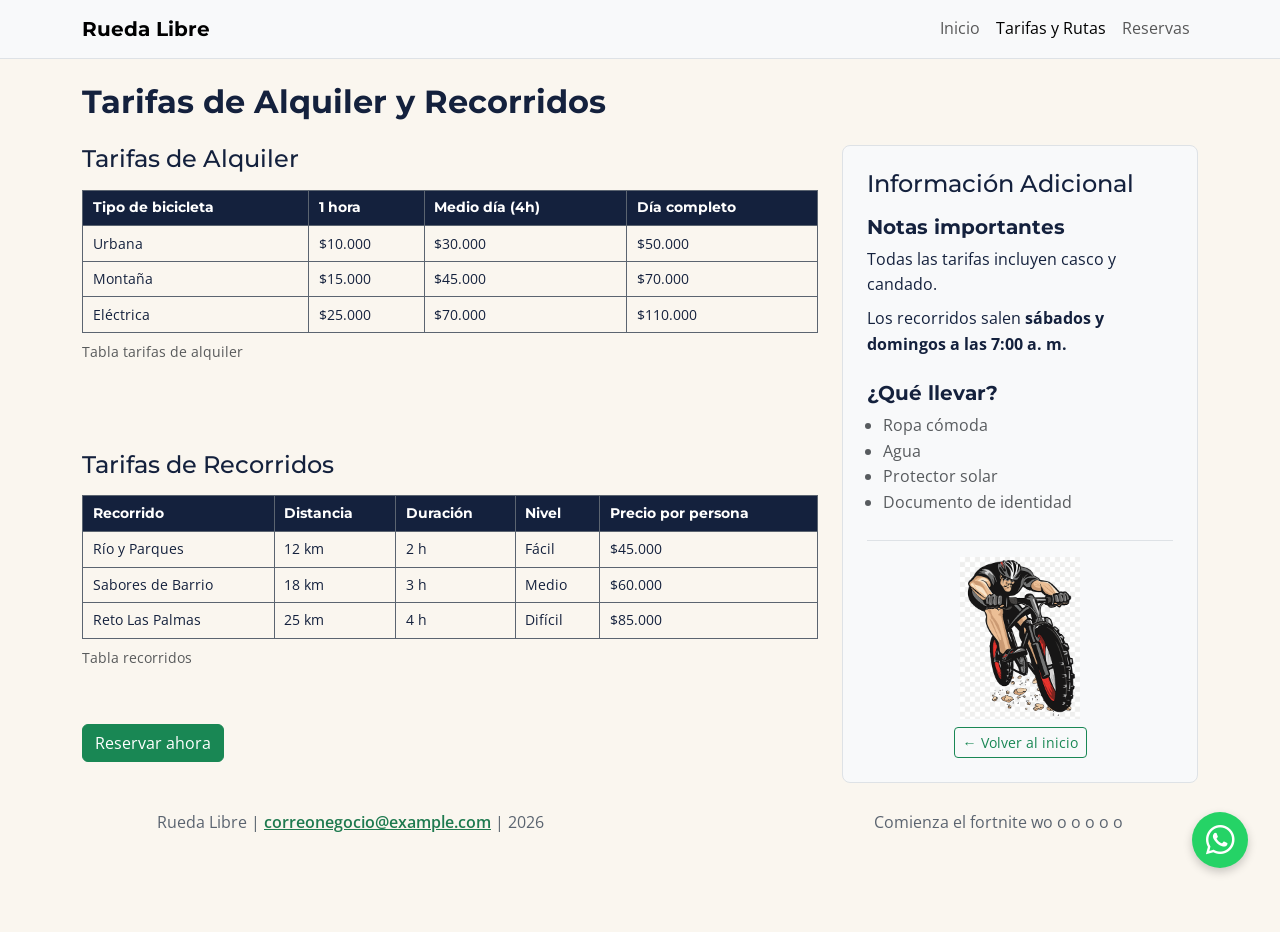
<file: rueda-libre/paginas/tarifas.html>
<!doctype html>
<html lang="es">
  <head>
    <meta charset="UTF-8" />
    <meta name="viewport" content="width=device-width, initial-scale=1.0" />
    <meta name="description" content="En este apartado se verá las tarifas" />
    <title>Tarifas</title>

    <link rel="preconnect" href="https://fonts.googleapis.com" />
    <link rel="preconnect" href="https://fonts.gstatic.com" crossorigin />
    <link
      href="https://fonts.googleapis.com/css2?family=Montserrat:ital,wght@0,100..900;1,100..900&family=Open+Sans:ital,wght@0,300..800;1,300..800&display=swap"
      rel="stylesheet"
    />
    <link
      href="https://cdn.jsdelivr.net/npm/bootstrap@5.3.3/dist/css/bootstrap.min.css"
      rel="stylesheet"
      integrity="sha384-QWTKZyjpPEjISv5WaRU9OFeRpok6YctnYmDr5pNlyT2bRjXh0JMhjY6hW+ALEwIH"
      crossorigin="anonymous"
    />
    <link
      rel="stylesheet"
      href="https://cdn.jsdelivr.net/npm/bootstrap-icons@1.11.3/font/bootstrap-icons.min.css"
    />
    <link rel="stylesheet" href="../css/style.css" />
  </head>

  <body>
    <header>
      <nav class="navbar navbar-expand-lg bg-body-tertiary border-bottom">
        <div class="container">
          <h1 class="fs-5 m-0">
            <a class="navbar-brand fw-bold" href="../index.html">Rueda Libre</a>
          </h1>
          <button
            class="navbar-toggler"
            type="button"
            data-bs-toggle="collapse"
            data-bs-target="#menuPrincipal"
            aria-controls="menuPrincipal"
            aria-expanded="false"
            aria-label="Abrir menú de navegación"
          >
            <span class="navbar-toggler-icon"></span>
          </button>
          <div class="collapse navbar-collapse" id="menuPrincipal">
            <ul class="navbar-nav ms-auto">
              <li class="nav-item">
                <a class="nav-link" href="../index.html">Inicio</a>
              </li>
              <li class="nav-item">
                <a class="nav-link active" aria-current="page" href="#Tabla-Tarifas">Tarifas y Rutas</a>
              </li>
              <li class="nav-item">
                <a class="nav-link" href="reservas.html">Reservas</a>
              </li>
            </ul>
          </div>
        </div>
      </nav>
    </header>

    <main class="container my-4">
      <h2 class="mb-4">Tarifas de Alquiler y Recorridos</h2>

      <!-- GRILLA DE 2 COLUMNAS DESDE LG (992px) -->
      <div class="row g-4">
        <!-- COLUMNA PRINCIPAL DE TABLAS (8 de 12 columnas en escritorio) -->
        <div class="col-12 col-lg-8">
          <!-- Seccion 1: Tarifas de Alquiler -->
          <section id="Tabla-Tarifas" class="mb-5">
            <h3 class="h4 mb-3">Tarifas de Alquiler</h3>
            <div class="table-responsive">
              <table border="1">
                <caption>
                  Tabla tarifas de alquiler
                </caption>
                <thead>
                  <tr>
                    <th scope="col">Tipo de bicicleta</th>
                    <th scope="col">1 hora</th>
                    <th scope="col">Medio día (4h)</th>
                    <th scope="col">Día completo</th>
                  </tr>
                </thead>
                <tbody>
                  <tr>
                    <td>Urbana</td>
                    <td>$10.000</td>
                    <td>$30.000</td>
                    <td>$50.000</td>
                  </tr>
                  <tr>
                    <td>Montaña</td>
                    <td>$15.000</td>
                    <td>$45.000</td>
                    <td>$70.000</td>
                  </tr>
                  <tr>
                    <td>Eléctrica</td>
                    <td>$25.000</td>
                    <td>$70.000</td>
                    <td>$110.000</td>
                  </tr>
                </tbody>
              </table>
            </div>
          </section>

          <!-- Seccion 2: Tarifas de Recorridos -->
          <section id="Tabla-Recorridos" class="mb-4">
            <h3 class="h4 mb-3">Tarifas de Recorridos</h3>
            <div class="table-responsive mb-3">
              <table border="1">
                <caption>
                  Tabla recorridos
                </caption>
                <thead>
                  <tr>
                    <th scope="col">Recorrido</th>
                    <th scope="col">Distancia</th>
                    <th scope="col">Duración</th>
                    <th scope="col">Nivel</th>
                    <th scope="col">Precio por persona</th>
                  </tr>
                </thead>
                <tbody>
                  <tr>
                    <td>Río y Parques</td>
                    <td>12 km</td>
                    <td>2 h</td>
                    <td>Fácil</td>
                    <td>$45.000</td>
                  </tr>
                  <tr>
                    <td>Sabores de Barrio</td>
                    <td>18 km</td>
                    <td>3 h</td>
                    <td>Medio</td>
                    <td>$60.000</td>
                  </tr>
                  <tr>
                    <td>Reto Las Palmas</td>
                    <td>25 km</td>
                    <td>4 h</td>
                    <td>Difícil</td>
                    <td>$85.000</td>
                  </tr>
                </tbody>
              </table>
            </div>
            <a href="reservas.html" class="btn btn-success">Reservar ahora</a>
          </section>
        </div>

        <aside class="col-12 col-lg-4">
          <div class="p-4 border rounded-3 bg-body-tertiary">
            <h3 class="h4 mb-3">Información Adicional</h3>

            <h4 class="h5 fw-bold mb-2">Notas importantes</h4>
            <p class="mb-2">Todas las tarifas incluyen casco y candado.</p>
            <p class="mb-4">
              Los recorridos salen
              <strong>sábados y domingos a las 7:00 a. m. </strong>
            </p>

            <h4 class="h5 fw-bold mb-2">¿Qué llevar?</h4>
            <ul class="mb-4 ps-3 text-body-secondary">
              <li>Ropa cómoda</li>
              <li>Agua</li>
              <li>Protector solar</li>
              <li>Documento de identidad</li>
            </ul>

            <div class="text-center pt-2 border-top">
              <img
                src="../img/logorl.png"
                alt="Logo Rueda Libre"
                class="img-fluid my-2"
                style="max-width: 120px"
              />
              <p class="mb-0">
                <a href="../index.html" class="btn btn-sm btn-outline-success"
                  >← Volver al inicio</a
                >
              </p>
            </div>
          </div>
        </aside>
      </div>
    </main>

    <footer class="footer">
      <p>
        Rueda Libre |
        <a href="mailto:correonegocio@example.com">
          correonegocio@example.com</a
        >
        | 2026
      </p>
      <p>Comienza el fortnite wo o o o o o</p>
    </footer>
    <a
      href="https://wa.me/573000000000"
      target="_blank"
      rel="noopener noreferrer"
      class="boton-whatsapp"
      aria-label="Escríbenos por WhatsApp"
    >
      <i class="bi bi-whatsapp"></i>
    </a>
    <script
      src="https://cdn.jsdelivr.net/npm/@popperjs/core@2.11.8/dist/umd/popper.min.js"
      integrity="sha384-I7E8VVD/ismYTF4hNIPjVp/Zjvgyol6VFvRkX/vR+Vc4jQkC+hVqc2pM8ODewa9r"
      crossorigin="anonymous"
    ></script>
    <script
      src="https://cdn.jsdelivr.net/npm/bootstrap@5.3.8/dist/js/bootstrap.min.js"
      integrity="sha384-G/EV+4j2dNv+tEPo3++6LCgdCROaejBqfUeNjuKAiuXbjrxilcCdDz6ZAVfHWe1Y"
      crossorigin="anonymous"
    ></script>
  </body>
</html>
</file>
<file: rueda-libre/css/style.css>
*,
*::before,
*::after {
  box-sizing: border-box;
  margin: 0;
  padding: 0;
}

:root {
  --verde-ruta: #1e7a4f;
  --naranja-pedal: #f39a2b;
  --azul-noche: #14213d;
  --crema: #faf6ef;
  --gris-asfalto: #5b6470;
  --verde-whatsapp: #25d366;
  --verde-whatsapp-oscuro: #128c7e;

  --fuente-titulos: "Montserrat", sans-serif;
  --fuente-cuerpo: "Open Sans", sans-serif;

  --espacio-sm: 0.5rem;
  --espacio-md: 1rem;
  --espacio-lg: 2rem;
}


body {
  font-family: var(--fuente-cuerpo);
  font-weight: 400;
  color: var(--azul-noche);
  background-color: var(--crema);
  padding-bottom: 5rem; 
  line-height: 1.6;
}

h1,
h2,
h3,
h4,
h5,
h6 {
  font-family: var(--fuente-titulos);
  font-weight: 700;
  color: var(--azul-noche);
}

.texto-secundario,
footer p {
  color: var(--gris-asfalto);
  font-weight: 400;
}

a {
  color: var(--verde-ruta);
  font-weight: 600;
}

a:hover {
  color: var(--naranja-pedal);
  text-decoration: underline;
}

.footer {
  display: flex;
  flex-direction: column;
  align-items: center;
  gap: 1rem;
  text-align: center;
}


.boton-whatsapp {
  position: fixed;
  bottom: var(--espacio-lg);
  right: var(--espacio-lg);
  display: flex;
  align-items: center;
  justify-content: center;
  width: 3.5rem;
  height: 3.5rem;
  background-color: var(--verde-whatsapp);
  color: #ffffff;
  font-size: 1.8rem;
  line-height: 1;
  border-radius: 50%;
  text-decoration: none;
  box-shadow: 0 4px 10px rgba(0, 0, 0, 0.2);
  z-index: 1000;
}

.boton-whatsapp:hover {
  background-color: var(--verde-whatsapp-oscuro);
  color: #ffffff;
  text-decoration: none;
}

.boton-whatsapp:focus {
  outline: 3px solid var(--naranja-pedal);
  outline-offset: 3px;
}


table {
  width: 100%;
  border-collapse: collapse;
  margin-bottom: var(--espacio-lg);
  font-size: 0.85rem;
}

th,
td {
  padding: 0.4rem 0.6rem; 
  border: 1px solid var(--gris-asfalto);
  text-align: left;
  word-break: break-word; 
}

th {
  background-color: var(--azul-noche);
  color: #ffffff;
  font-family: var(--fuente-titulos);
}


form fieldset {
  border: 1px solid var(--gris-asfalto);
  padding: var(--espacio-md);
  margin-bottom: var(--espacio-lg);
  border-radius: 4px;
}

form legend {
  font-family: var(--fuente-titulos);
  font-weight: 700;
  padding: 0 var(--espacio-sm);
  color: var(--azul-noche);
}

form p {
  margin-bottom: var(--espacio-md);
}

form label {
  display: block;
  margin-bottom: var(--espacio-sm);
  font-weight: 600;
}

input,
select,
textarea {
  width: 100%;
  border: 1px solid var(--gris-asfalto);
  padding: var(--espacio-sm);
  font-family: var(--fuente-cuerpo);
  border-radius: 4px;
}

input[type="checkbox"] {
  width: auto;
  display: inline-block;
  margin-right: var(--espacio-sm);
}

input:focus,
select:focus,
textarea:focus {
  outline: 3px solid var(--naranja-pedal);
  outline-offset: 2px;
  border-color: var(--verde-ruta);
}

form button {
  padding: var(--espacio-md) var(--espacio-lg);
  margin-top: var(--espacio-sm);
}



@media (min-width: 1200px) {
  .footer {
    flex-direction: row;
    justify-content: space-around;
    text-align: left;
  }
}
</file>
